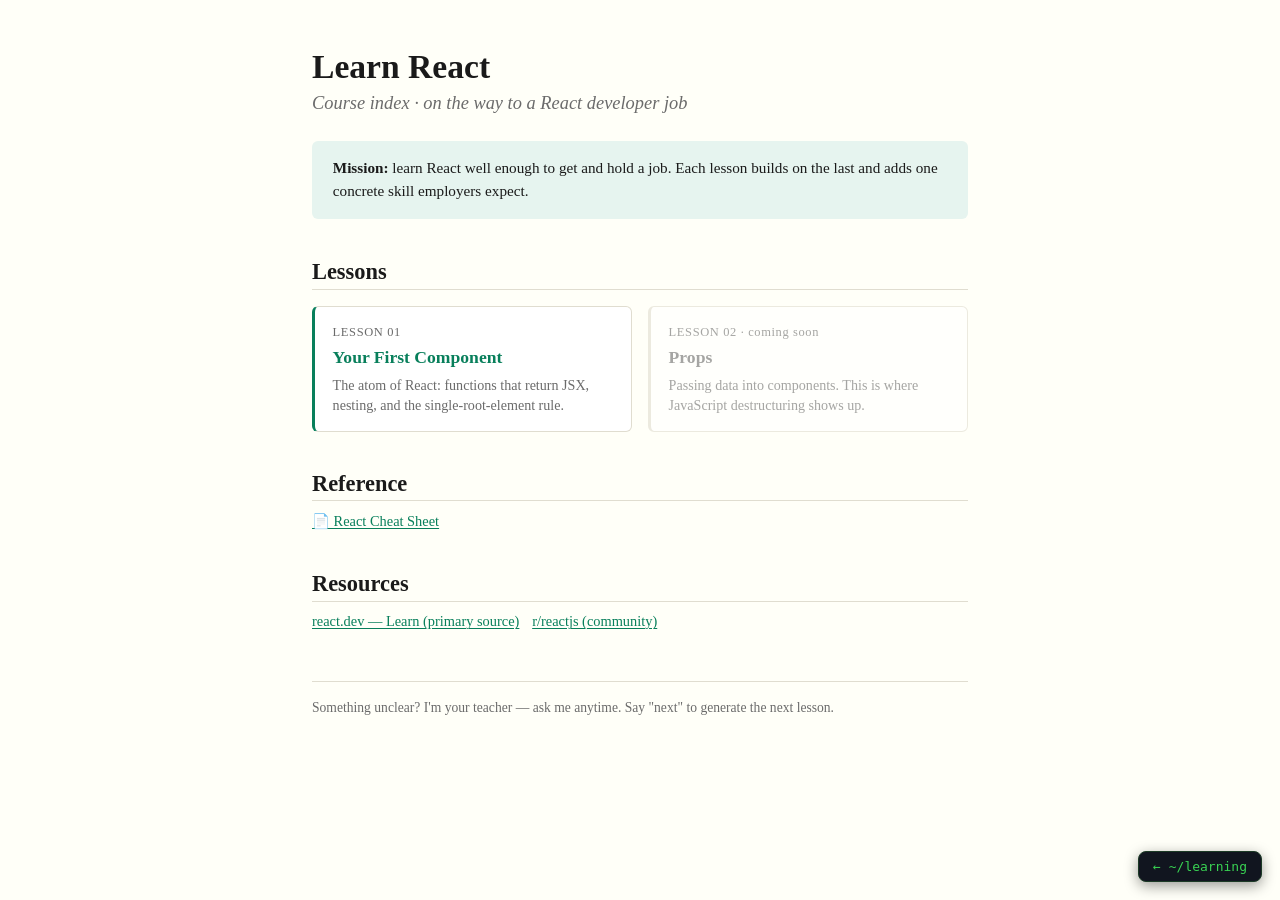
<file: index.html>
<!DOCTYPE html>
<html lang="en">
<head>
<meta charset="utf-8">
<meta name="viewport" content="width=device-width, initial-scale=1">
<title>Learn React — Course Index</title>
<link rel="stylesheet" href="assets/lesson.css">
<style>
  /* Only what the shared stylesheet doesn't cover: the card grid. */
  .mission {
    background: var(--accent-soft);
    border-radius: 6px;
    padding: 1rem 1.3rem;
    margin: 1.5rem 0 2.5rem;
    font-size: .95rem;
  }
  .grid {
    display: grid;
    grid-template-columns: repeat(auto-fill, minmax(15rem, 1fr));
    gap: 1rem;
    margin: 1rem 0;
    padding: 0;
    list-style: none;
  }
  .card {
    display: block;
    border: 1px solid var(--rule);
    border-left: 3px solid var(--accent);
    border-radius: 6px;
    padding: 1rem 1.1rem;
    text-decoration: none;
    color: var(--ink);
    background: #fff;
    transition: box-shadow .12s, transform .12s;
  }
  .card:hover { box-shadow: 0 3px 12px rgba(0,0,0,.08); transform: translateY(-2px); }
  .card .num { font-size: .78rem; color: var(--muted); letter-spacing: .05em; }
  .card .title { font-size: 1.1rem; font-weight: 600; margin: .15rem 0 .35rem; color: var(--accent); }
  .card .desc { font-size: .88rem; color: var(--muted); line-height: 1.4; }
  .card.upcoming { border-left-color: var(--rule); opacity: .6; cursor: default; }
  .card.upcoming .title { color: var(--muted); }
  .refs { display: flex; flex-wrap: wrap; gap: .8rem; }
  .refs a { font-size: .9rem; }
</style>
</head>
<body>

<h1>Learn React</h1>
<p class="subtitle">Course index · on the way to a React developer job</p>

<div class="mission">
  <strong>Mission:</strong> learn React well enough to get and hold a job. Each
  lesson builds on the last and adds one concrete skill employers expect.
</div>

<h2>Lessons</h2>
<ul class="grid">
  <li>
    <a class="card" href="lessons/0001-your-first-component.html">
      <div class="num">LESSON 01</div>
      <div class="title">Your First Component</div>
      <div class="desc">The atom of React: functions that return JSX, nesting,
        and the single-root-element rule.</div>
    </a>
  </li>
  <li>
    <div class="card upcoming">
      <div class="num">LESSON 02 · coming soon</div>
      <div class="title">Props</div>
      <div class="desc">Passing data into components. This is where JavaScript
        destructuring shows up.</div>
    </div>
  </li>
</ul>

<h2>Reference</h2>
<div class="refs">
  <a href="reference/react-cheatsheet.html">📄 React Cheat Sheet</a>
</div>

<h2>Resources</h2>
<div class="refs">
  <a href="https://react.dev/learn">react.dev — Learn (primary source)</a>
  <a href="https://www.reddit.com/r/reactjs/">r/reactjs (community)</a>
</div>

<div class="lesson-meta">
  Something unclear? I'm your teacher — ask me anytime.
  Say "next" to generate the next lesson.
</div>

<a href="https://rafaelmaldonado.github.io/learning/" title="Volver al hub de aprendizaje" style="position:fixed;bottom:18px;right:18px;z-index:9999;background:#11151f;color:#39d353;border:1px solid #1c3a26;border-radius:8px;padding:8px 14px;font:13px/1 ui-monospace,Consolas,monospace;text-decoration:none;box-shadow:0 4px 14px rgba(0,0,0,.4)">&larr; ~/learning</a>
</body>
</html>
</file>
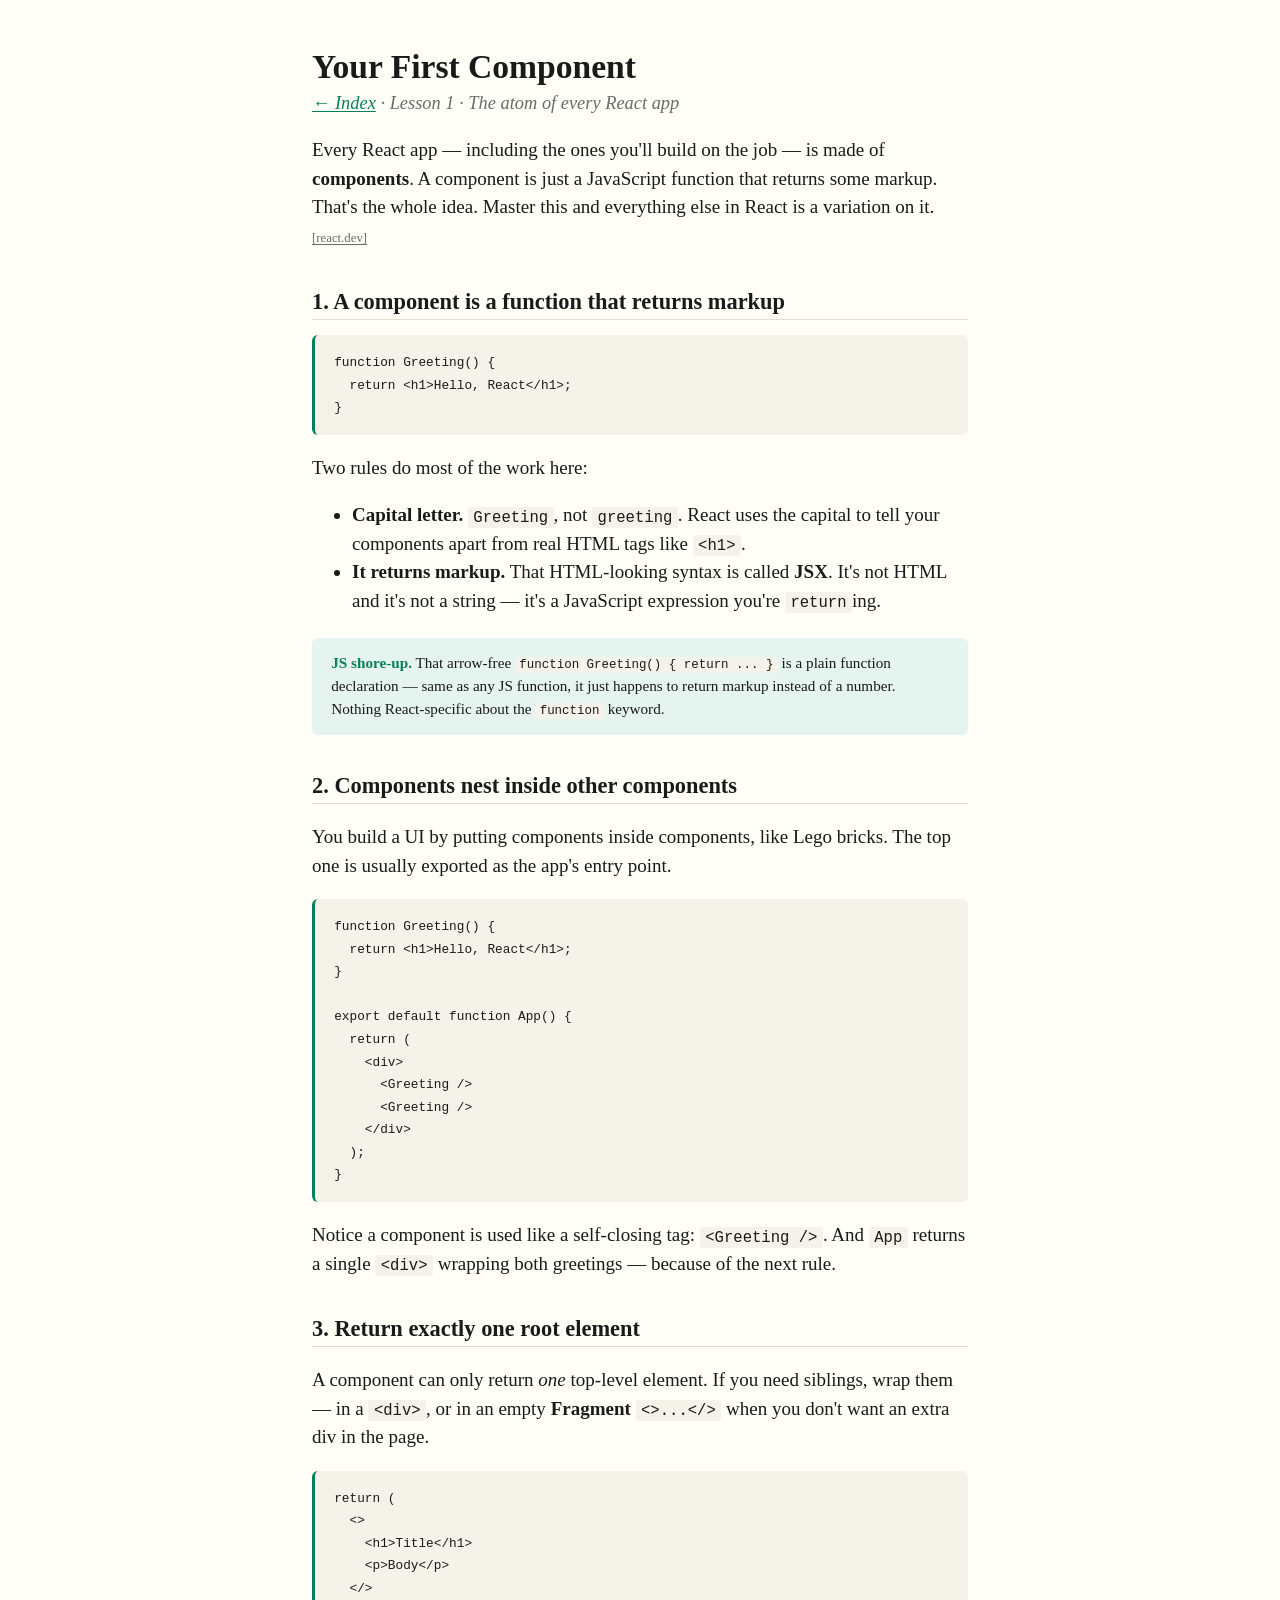
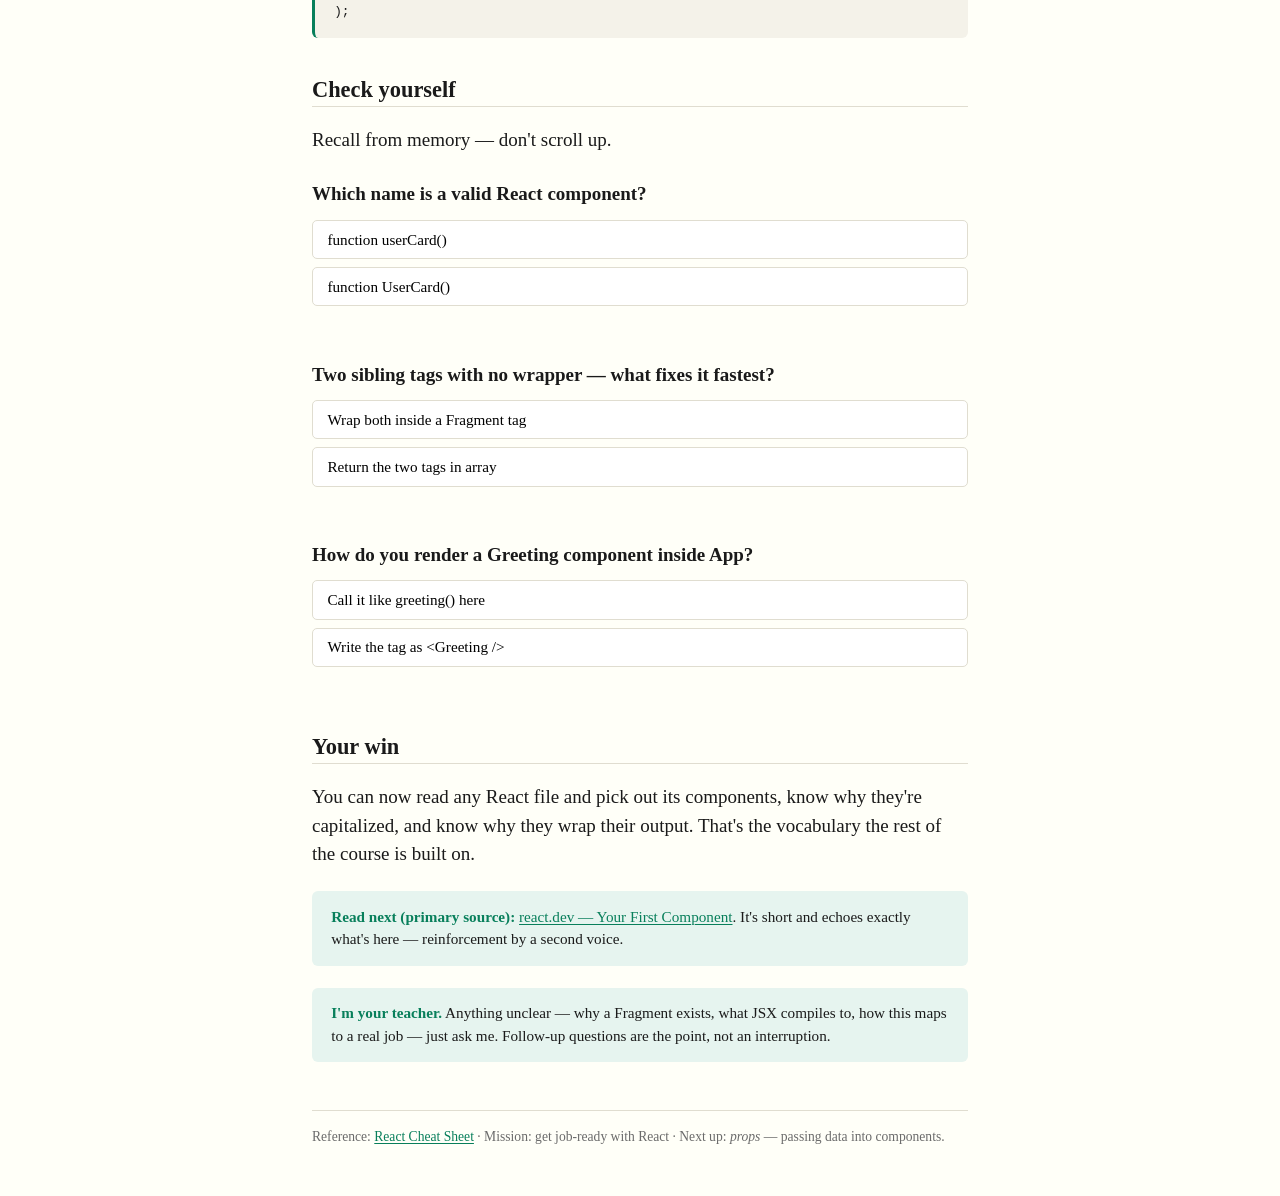
<file: lessons/0001-your-first-component.html>
<!DOCTYPE html>
<html lang="en">
<head>
<meta charset="utf-8">
<meta name="viewport" content="width=device-width, initial-scale=1">
<title>Lesson 1 — Your First Component</title>
<link rel="stylesheet" href="../assets/lesson.css">
</head>
<body>

<h1>Your First Component</h1>
<p class="subtitle"><a href="../index.html">← Index</a> · Lesson 1 · The atom of every React app</p>

<p>Every React app — including the ones you'll build on the job — is made of
<strong>components</strong>. A component is just a JavaScript function that
returns some markup. That's the whole idea. Master this and everything else in
React is a variation on it.
<a class="cite" href="https://react.dev/learn/your-first-component">[react.dev]</a></p>

<h2>1. A component is a function that returns markup</h2>
<pre><code>function Greeting() {
  return &lt;h1&gt;Hello, React&lt;/h1&gt;;
}</code></pre>

<p>Two rules do most of the work here:</p>
<ul>
  <li><strong>Capital letter.</strong> <code>Greeting</code>, not
      <code>greeting</code>. React uses the capital to tell your components
      apart from real HTML tags like <code>&lt;h1&gt;</code>.</li>
  <li><strong>It returns markup.</strong> That HTML-looking syntax is called
      <strong>JSX</strong>. It's not HTML and it's not a string — it's a
      JavaScript expression you're <code>return</code>ing.</li>
</ul>

<div class="callout">
<strong>JS shore-up.</strong> That arrow-free <code>function Greeting() { return ... }</code>
is a plain function declaration — same as any JS function, it just happens to
return markup instead of a number. Nothing React-specific about the
<code>function</code> keyword.
</div>

<h2>2. Components nest inside other components</h2>
<p>You build a UI by putting components inside components, like Lego bricks. The
top one is usually exported as the app's entry point.</p>
<pre><code>function Greeting() {
  return &lt;h1&gt;Hello, React&lt;/h1&gt;;
}

export default function App() {
  return (
    &lt;div&gt;
      &lt;Greeting /&gt;
      &lt;Greeting /&gt;
    &lt;/div&gt;
  );
}</code></pre>
<p>Notice a component is used like a self-closing tag: <code>&lt;Greeting /&gt;</code>.
And <code>App</code> returns a single <code>&lt;div&gt;</code> wrapping both greetings —
because of the next rule.</p>

<h2>3. Return exactly one root element</h2>
<p>A component can only return <em>one</em> top-level element. If you need
siblings, wrap them — in a <code>&lt;div&gt;</code>, or in an empty
<strong>Fragment</strong> <code>&lt;&gt;...&lt;/&gt;</code> when you don't want an
extra div in the page.</p>
<pre><code>return (
  &lt;&gt;
    &lt;h1&gt;Title&lt;/h1&gt;
    &lt;p&gt;Body&lt;/p&gt;
  &lt;/&gt;
);</code></pre>

<h2>Check yourself</h2>
<p>Recall from memory — don't scroll up.</p>

<div class="quiz" data-answer="1"
     data-explain="React uses the capital letter to distinguish your components from HTML tags.">
  <div class="q">Which name is a valid React component?</div>
  <div class="options">
    <button class="opt">function userCard()</button>
    <button class="opt">function UserCard()</button>
  </div>
  <div class="feedback"></div>
</div>

<div class="quiz" data-answer="0"
     data-explain="A component must return a single root; a Fragment groups siblings with no extra div.">
  <div class="q">Two sibling tags with no wrapper — what fixes it fastest?</div>
  <div class="options">
    <button class="opt">Wrap both inside a Fragment tag</button>
    <button class="opt">Return the two tags in array</button>
  </div>
  <div class="feedback"></div>
</div>

<div class="quiz" data-answer="1"
     data-explain="Inside JSX you render a component with a self-closing tag, capitalized.">
  <div class="q">How do you render a Greeting component inside App?</div>
  <div class="options">
    <button class="opt">Call it like greeting() here</button>
    <button class="opt">Write the tag as &lt;Greeting /&gt;</button>
  </div>
  <div class="feedback"></div>
</div>

<h2>Your win</h2>
<p>You can now read any React file and pick out its components, know why they're
capitalized, and know why they wrap their output. That's the vocabulary the rest
of the course is built on.</p>

<div class="callout">
<strong>Read next (primary source):</strong>
<a href="https://react.dev/learn/your-first-component">react.dev — Your First Component</a>.
It's short and echoes exactly what's here — reinforcement by a second voice.
</div>

<div class="callout">
<strong>I'm your teacher.</strong> Anything unclear — why a Fragment exists, what
JSX compiles to, how this maps to a real job — just ask me. Follow-up questions
are the point, not an interruption.
</div>

<div class="lesson-meta">
  Reference: <a href="../reference/react-cheatsheet.html">React Cheat Sheet</a> ·
  Mission: get job-ready with React ·
  Next up: <em>props</em> — passing data into components.
</div>

<script src="../assets/quiz.js"></script>
</body>
</html>
</file>
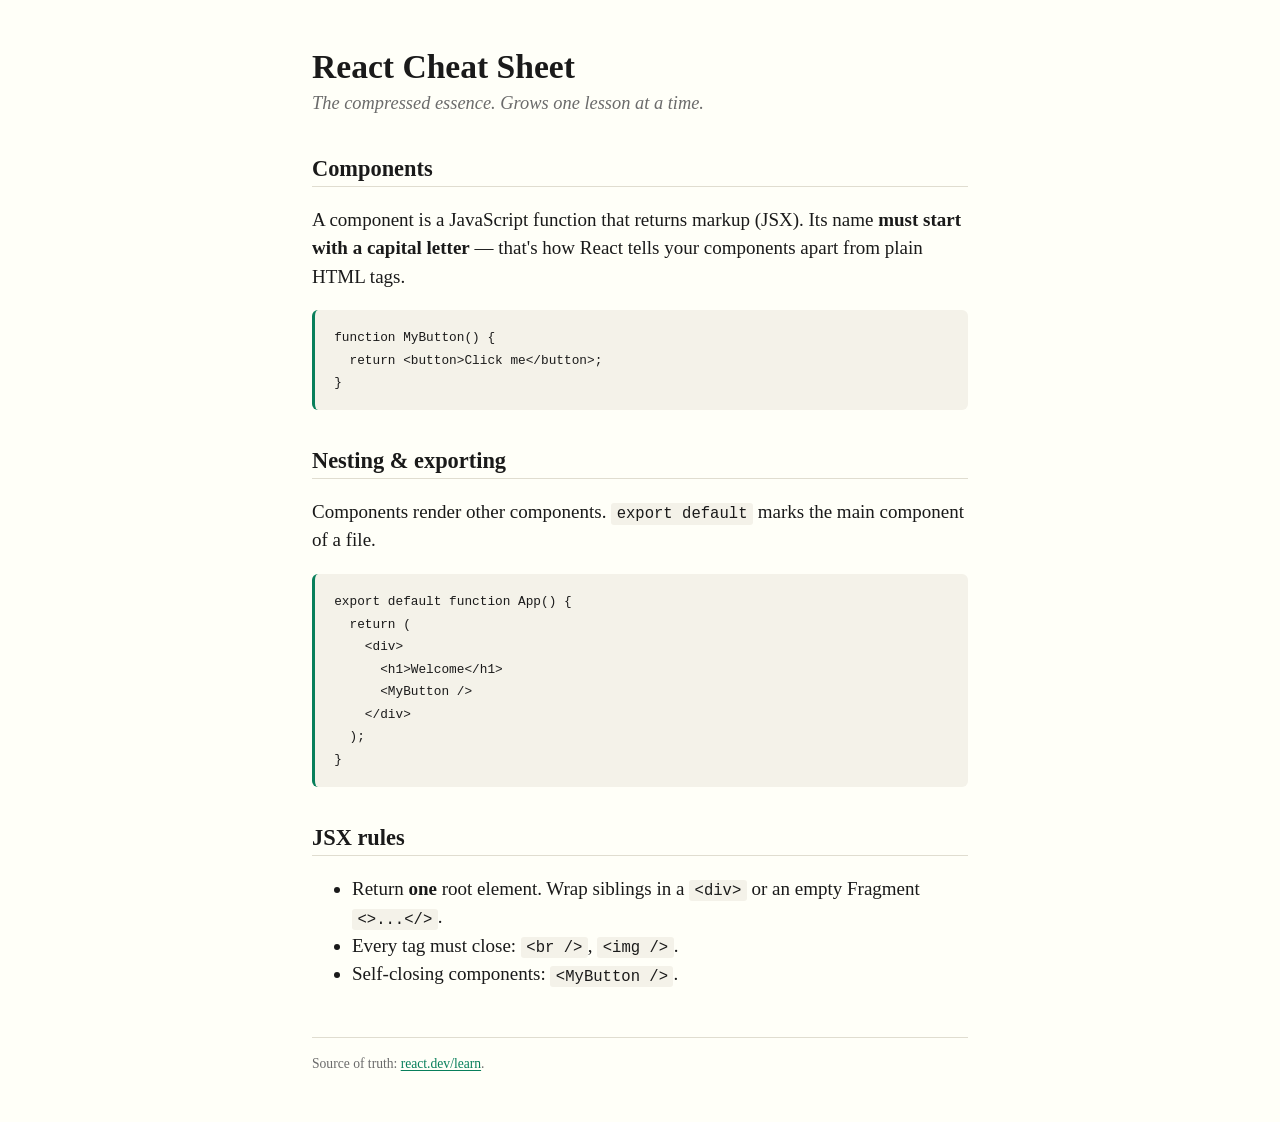
<file: reference/react-cheatsheet.html>
<!DOCTYPE html>
<html lang="en">
<head>
<meta charset="utf-8">
<meta name="viewport" content="width=device-width, initial-scale=1">
<title>React Cheat Sheet</title>
<link rel="stylesheet" href="../assets/lesson.css">
</head>
<body>
<h1>React Cheat Sheet</h1>
<p class="subtitle">The compressed essence. Grows one lesson at a time.</p>

<h2>Components</h2>
<p>A component is a JavaScript function that returns markup (JSX). Its name
<strong>must start with a capital letter</strong> — that's how React tells your
components apart from plain HTML tags.</p>
<pre><code>function MyButton() {
  return &lt;button&gt;Click me&lt;/button&gt;;
}</code></pre>

<h2>Nesting &amp; exporting</h2>
<p>Components render other components. <code>export default</code> marks the
main component of a file.</p>
<pre><code>export default function App() {
  return (
    &lt;div&gt;
      &lt;h1&gt;Welcome&lt;/h1&gt;
      &lt;MyButton /&gt;
    &lt;/div&gt;
  );
}</code></pre>

<h2>JSX rules</h2>
<ul>
  <li>Return <strong>one</strong> root element. Wrap siblings in a
      <code>&lt;div&gt;</code> or an empty Fragment <code>&lt;&gt;...&lt;/&gt;</code>.</li>
  <li>Every tag must close: <code>&lt;br /&gt;</code>, <code>&lt;img /&gt;</code>.</li>
  <li>Self-closing components: <code>&lt;MyButton /&gt;</code>.</li>
</ul>

<div class="lesson-meta">
  Source of truth: <a href="https://react.dev/learn">react.dev/learn</a>.
</div>
</body>
</html>
</file>
<file: assets/lesson.css>
/* Shared lesson stylesheet — linked by every lesson for a consistent course look.
   Tufte-inspired: readable serif body, generous margins, restrained color. */

:root {
  --ink: #1a1a1a;
  --paper: #fffff8;
  --muted: #6b6b6b;
  --rule: #e0ddd0;
  --accent: #087f5b;      /* React-y teal-green */
  --accent-soft: #e6f4ef;
  --code-bg: #f4f2e9;
  --wrong: #b02a2a;
  --right: #087f5b;
  --maxw: 44rem;
}

* { box-sizing: border-box; }

body {
  font-family: Georgia, Cambria, "Times New Roman", serif;
  color: var(--ink);
  background: var(--paper);
  line-height: 1.5;
  max-width: var(--maxw);
  margin: 3rem auto;
  padding: 0 1.5rem;
  font-size: 19px;
}

h1, h2, h3 { line-height: 1.15; font-weight: 600; }
h1 { font-size: 2.1rem; margin: 0 0 .2rem; }
.subtitle { color: var(--muted); font-style: italic; font-size: 1.15rem; margin-top: 0; }

h2 { font-size: 1.4rem; margin: 2.4rem 0 .6rem; border-bottom: 1px solid var(--rule); padding-bottom: .25rem; }
h3 { font-size: 1.1rem; margin: 1.6rem 0 .4rem; }

a { color: var(--accent); text-decoration-thickness: 1px; text-underline-offset: 2px; }

code, pre {
  font-family: "SF Mono", "Consolas", "Menlo", monospace;
  font-size: .82em;
}
code { background: var(--code-bg); padding: .1em .35em; border-radius: 3px; }
pre {
  background: var(--code-bg);
  padding: 1rem 1.2rem;
  border-radius: 6px;
  overflow-x: auto;
  border-left: 3px solid var(--accent);
  line-height: 1.45;
}
pre code { background: none; padding: 0; }

blockquote {
  border-left: 3px solid var(--rule);
  margin: 1.2rem 0;
  padding: .3rem 1.2rem;
  color: var(--muted);
  font-style: italic;
}

/* Callout boxes */
.callout {
  background: var(--accent-soft);
  border-radius: 6px;
  padding: .9rem 1.2rem;
  margin: 1.4rem 0;
  font-size: .95rem;
}
.callout strong { color: var(--accent); }

/* Citations */
.cite { font-size: .8rem; color: var(--muted); }

/* Footer nav / meta */
.lesson-meta {
  margin-top: 3rem;
  padding-top: 1rem;
  border-top: 1px solid var(--rule);
  font-size: .85rem;
  color: var(--muted);
}
.lesson-meta a { color: var(--accent); }

/* --- Quiz widget (styles for assets/quiz.js) --- */
.quiz { margin: 1.6rem 0; }
.quiz .q { font-weight: 600; margin-bottom: .7rem; }
.quiz .options { display: flex; flex-direction: column; gap: .5rem; }
.quiz button.opt {
  font-family: inherit;
  font-size: .95rem;
  text-align: left;
  padding: .6rem .9rem;
  border: 1px solid var(--rule);
  background: #fff;
  border-radius: 5px;
  cursor: pointer;
  transition: background .1s;
}
.quiz button.opt:hover:not(:disabled) { background: var(--accent-soft); }
.quiz button.opt:disabled { cursor: default; opacity: .95; }
.quiz button.opt.correct { border-color: var(--right); background: #e6f4ef; }
.quiz button.opt.wrong { border-color: var(--wrong); background: #fbeaea; }
.quiz .feedback { margin-top: .7rem; font-size: .9rem; min-height: 1.2em; }
.quiz .feedback.correct { color: var(--right); }
.quiz .feedback.wrong { color: var(--wrong); }
</file>
